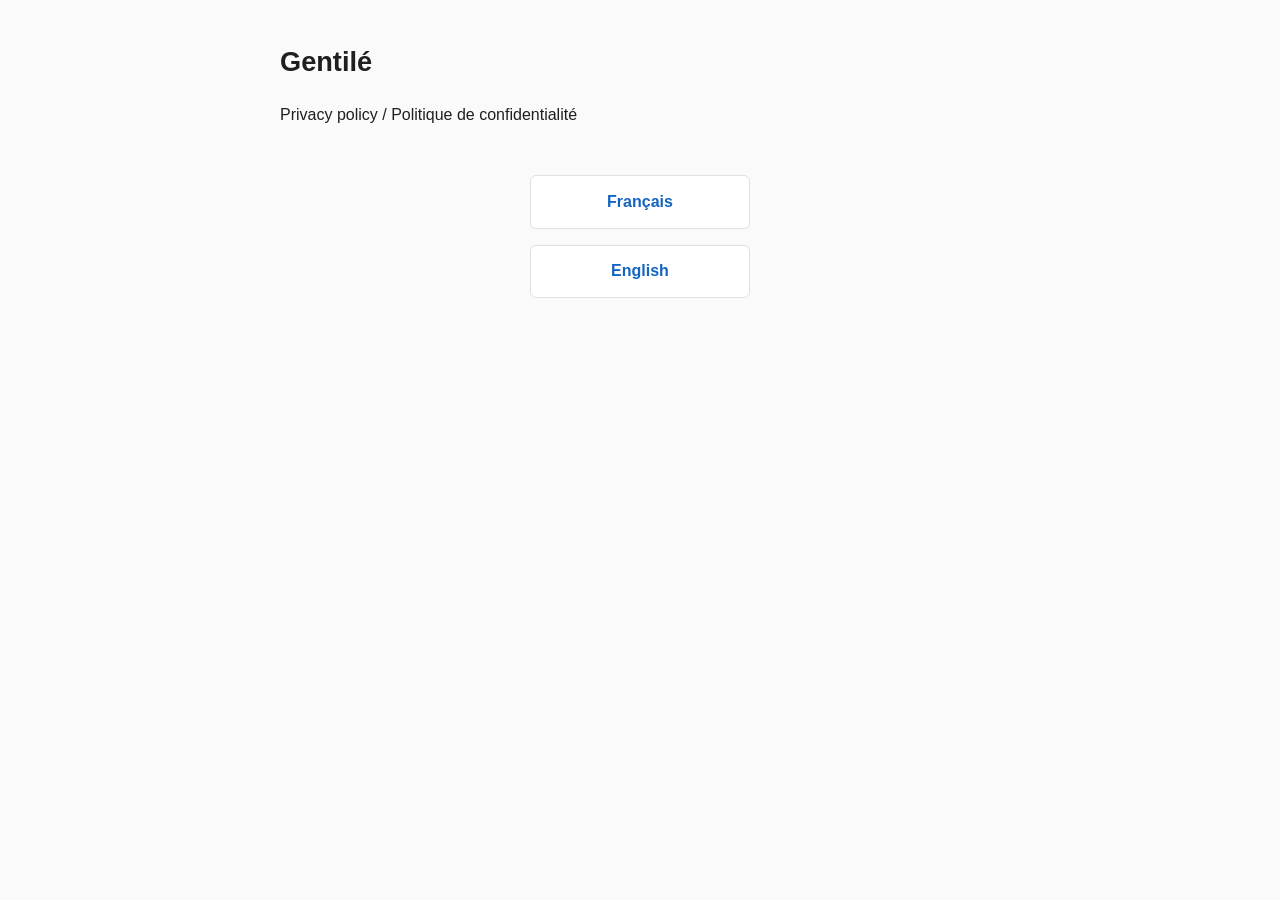
<file: index.html>
<!DOCTYPE html>
<html lang="fr">
<head>
<meta charset="utf-8">
<meta name="viewport" content="width=device-width, initial-scale=1">
<title>Gentilé — Privacy policy</title>
<link rel="stylesheet" href="style.css">
</head>
<body>
<main>
<h1>Gentilé</h1>
<p>Privacy policy / Politique de confidentialité</p>
<div class="lang-picker">
<a href="PRIVACY.html" hreflang="fr"><strong>Français</strong></a>
<a href="PRIVACY.en.html" hreflang="en"><strong>English</strong></a>
</div>
</main>
</body>
</html>
</file>
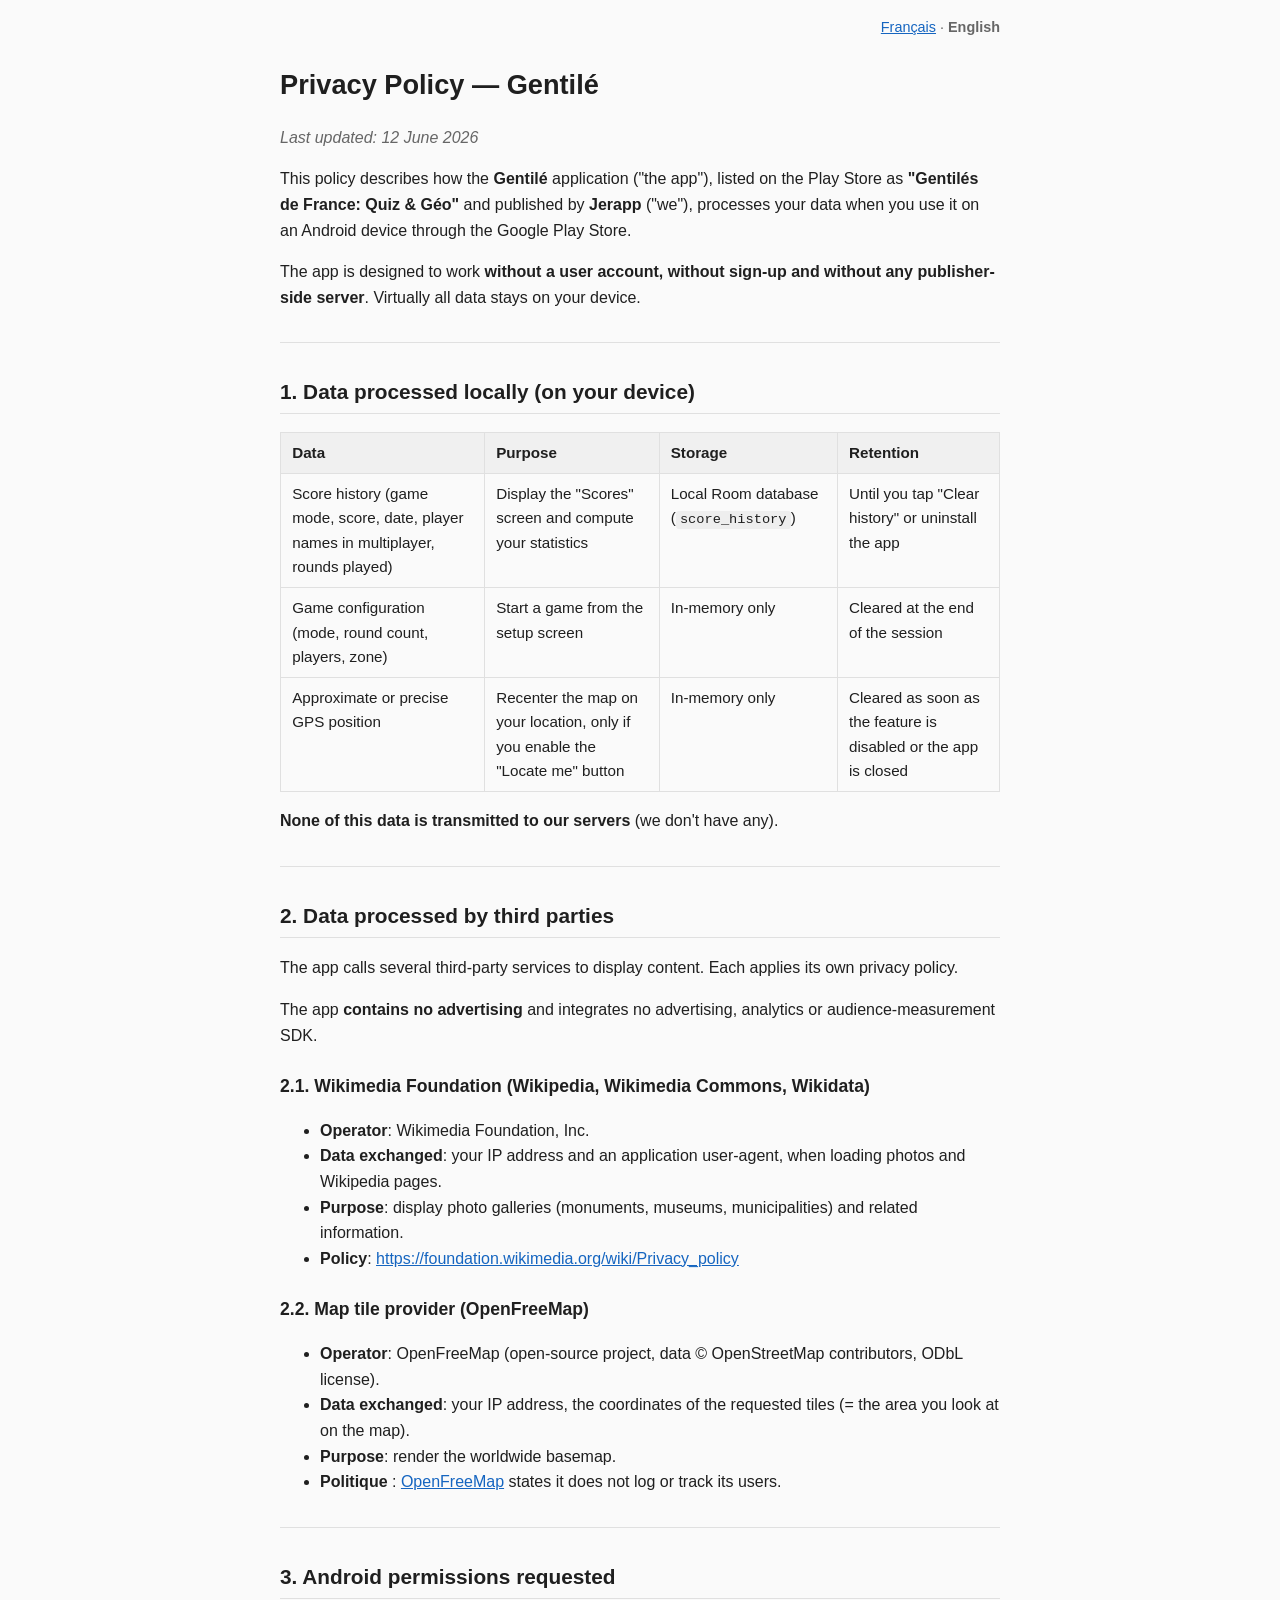
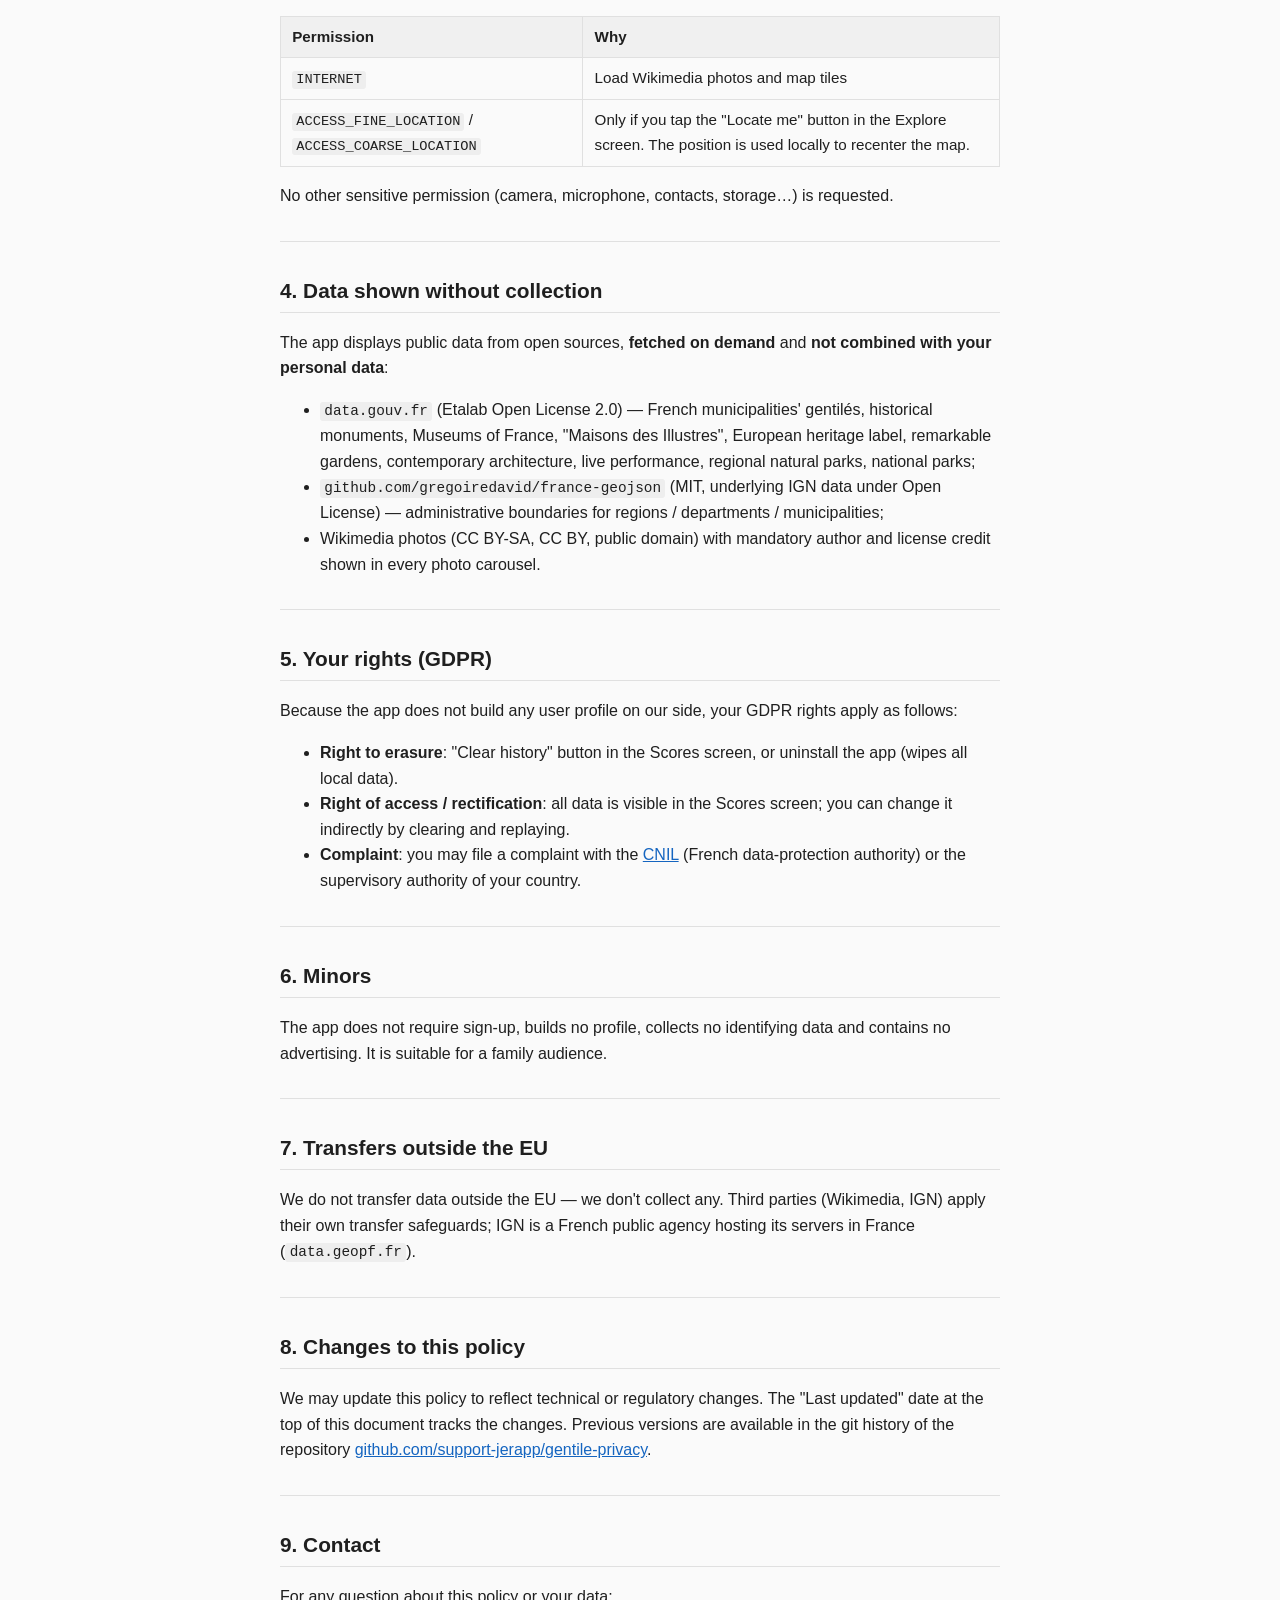
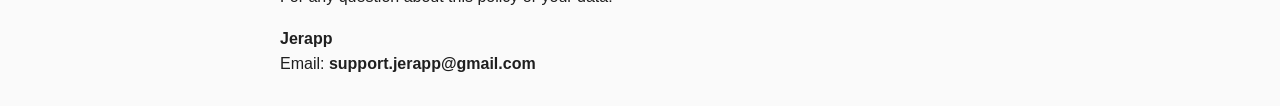
<file: PRIVACY.en.html>
<!DOCTYPE html>
<html lang="en">
<head>
<meta charset="utf-8">
<meta name="viewport" content="width=device-width, initial-scale=1">
<title>Privacy Policy — Gentilé</title>
<link rel="stylesheet" href="style.css">
</head>
<body>
<main>

<nav class="lang-switch">
<a href="PRIVACY.html">Français</a> · <strong>English</strong>
</nav>

<h1>Privacy Policy — Gentilé</h1>

<p><em>Last updated: 12 June 2026</em></p>

<p>This policy describes how the <strong>Gentilé</strong> application ("the app"), listed on the Play Store as <strong>"Gentilés de France: Quiz & Géo"</strong> and published by <strong>Jerapp</strong> ("we"), processes your data when you use it on an Android device through the Google Play Store.</p>

<p>The app is designed to work <strong>without a user account, without sign-up and without any publisher-side server</strong>. Virtually all data stays on your device.</p>

<hr>

<h2>1. Data processed locally (on your device)</h2>

<table>
<thead>
<tr><th>Data</th><th>Purpose</th><th>Storage</th><th>Retention</th></tr>
</thead>
<tbody>
<tr><td>Score history (game mode, score, date, player names in multiplayer, rounds played)</td><td>Display the "Scores" screen and compute your statistics</td><td>Local Room database (<code>score_history</code>)</td><td>Until you tap "Clear history" or uninstall the app</td></tr>
<tr><td>Game configuration (mode, round count, players, zone)</td><td>Start a game from the setup screen</td><td>In-memory only</td><td>Cleared at the end of the session</td></tr>
<tr><td>Approximate or precise GPS position</td><td>Recenter the map on your location, only if you enable the "Locate me" button</td><td>In-memory only</td><td>Cleared as soon as the feature is disabled or the app is closed</td></tr>
</tbody>
</table>

<p><strong>None of this data is transmitted to our servers</strong> (we don't have any).</p>

<hr>

<h2>2. Data processed by third parties</h2>

<p>The app calls several third-party services to display content. Each applies its own privacy policy.</p>

<p>The app <strong>contains no advertising</strong> and integrates no advertising, analytics or audience-measurement SDK.</p>

<h3>2.1. Wikimedia Foundation (Wikipedia, Wikimedia Commons, Wikidata)</h3>
<ul>
<li><strong>Operator</strong>: Wikimedia Foundation, Inc.</li>
<li><strong>Data exchanged</strong>: your IP address and an application user-agent, when loading photos and Wikipedia pages.</li>
<li><strong>Purpose</strong>: display photo galleries (monuments, museums, municipalities) and related information.</li>
<li><strong>Policy</strong>: <a href="https://foundation.wikimedia.org/wiki/Privacy_policy">https://foundation.wikimedia.org/wiki/Privacy_policy</a></li>
</ul>

<h3>2.2. Map tile provider (OpenFreeMap)</h3>
<ul>
<li><strong>Operator</strong>: OpenFreeMap (open-source project, data © OpenStreetMap contributors, ODbL license).</li>
<li><strong>Data exchanged</strong>: your IP address, the coordinates of the requested tiles (= the area you look at on the map).</li>
<li><strong>Purpose</strong>: render the worldwide basemap.</li>
<li><strong>Politique</strong> : <a href="https://openfreemap.org/">OpenFreeMap</a> states it does not log or track its users.</li>
</ul>

<hr>

<h2>3. Android permissions requested</h2>

<table>
<thead>
<tr><th>Permission</th><th>Why</th></tr>
</thead>
<tbody>
<tr><td><code>INTERNET</code></td><td>Load Wikimedia photos and map tiles</td></tr>
<tr><td><code>ACCESS_FINE_LOCATION</code> / <code>ACCESS_COARSE_LOCATION</code></td><td>Only if you tap the "Locate me" button in the Explore screen. The position is used locally to recenter the map.</td></tr>
</tbody>
</table>

<p>No other sensitive permission (camera, microphone, contacts, storage…) is requested.</p>

<hr>

<h2>4. Data shown without collection</h2>

<p>The app displays public data from open sources, <strong>fetched on demand</strong> and <strong>not combined with your personal data</strong>:</p>
<ul>
<li><code>data.gouv.fr</code> (Etalab Open License 2.0) — French municipalities' gentilés, historical monuments, Museums of France, "Maisons des Illustres", European heritage label, remarkable gardens, contemporary architecture, live performance, regional natural parks, national parks;</li>
<li><code>github.com/gregoiredavid/france-geojson</code> (MIT, underlying IGN data under Open License) — administrative boundaries for regions / departments / municipalities;</li>
<li>Wikimedia photos (CC BY-SA, CC BY, public domain) with mandatory author and license credit shown in every photo carousel.</li>
</ul>

<hr>

<h2>5. Your rights (GDPR)</h2>

<p>Because the app does not build any user profile on our side, your GDPR rights apply as follows:</p>
<ul>
<li><strong>Right to erasure</strong>: "Clear history" button in the Scores screen, or uninstall the app (wipes all local data).</li>
<li><strong>Right of access / rectification</strong>: all data is visible in the Scores screen; you can change it indirectly by clearing and replaying.</li>
<li><strong>Complaint</strong>: you may file a complaint with the <a href="https://www.cnil.fr/en/home">CNIL</a> (French data-protection authority) or the supervisory authority of your country.</li>
</ul>

<hr>

<h2>6. Minors</h2>

<p>The app does not require sign-up, builds no profile, collects no identifying data and contains no advertising. It is suitable for a family audience.</p>

<hr>

<h2>7. Transfers outside the EU</h2>

<p>We do not transfer data outside the EU — we don't collect any. Third parties (Wikimedia, IGN) apply their own transfer safeguards; IGN is a French public agency hosting its servers in France (<code>data.geopf.fr</code>).</p>

<hr>

<h2>8. Changes to this policy</h2>

<p>We may update this policy to reflect technical or regulatory changes. The "Last updated" date at the top of this document tracks the changes. Previous versions are available in the git history of the repository <a href="https://github.com/support-jerapp/gentile-privacy">github.com/support-jerapp/gentile-privacy</a>.</p>

<hr>

<h2>9. Contact</h2>

<p>For any question about this policy or your data:</p>

<p>
<strong>Jerapp</strong><br>
Email: <strong>support.jerapp@gmail.com</strong>
</p>

</main>
</body>
</html>
</file>
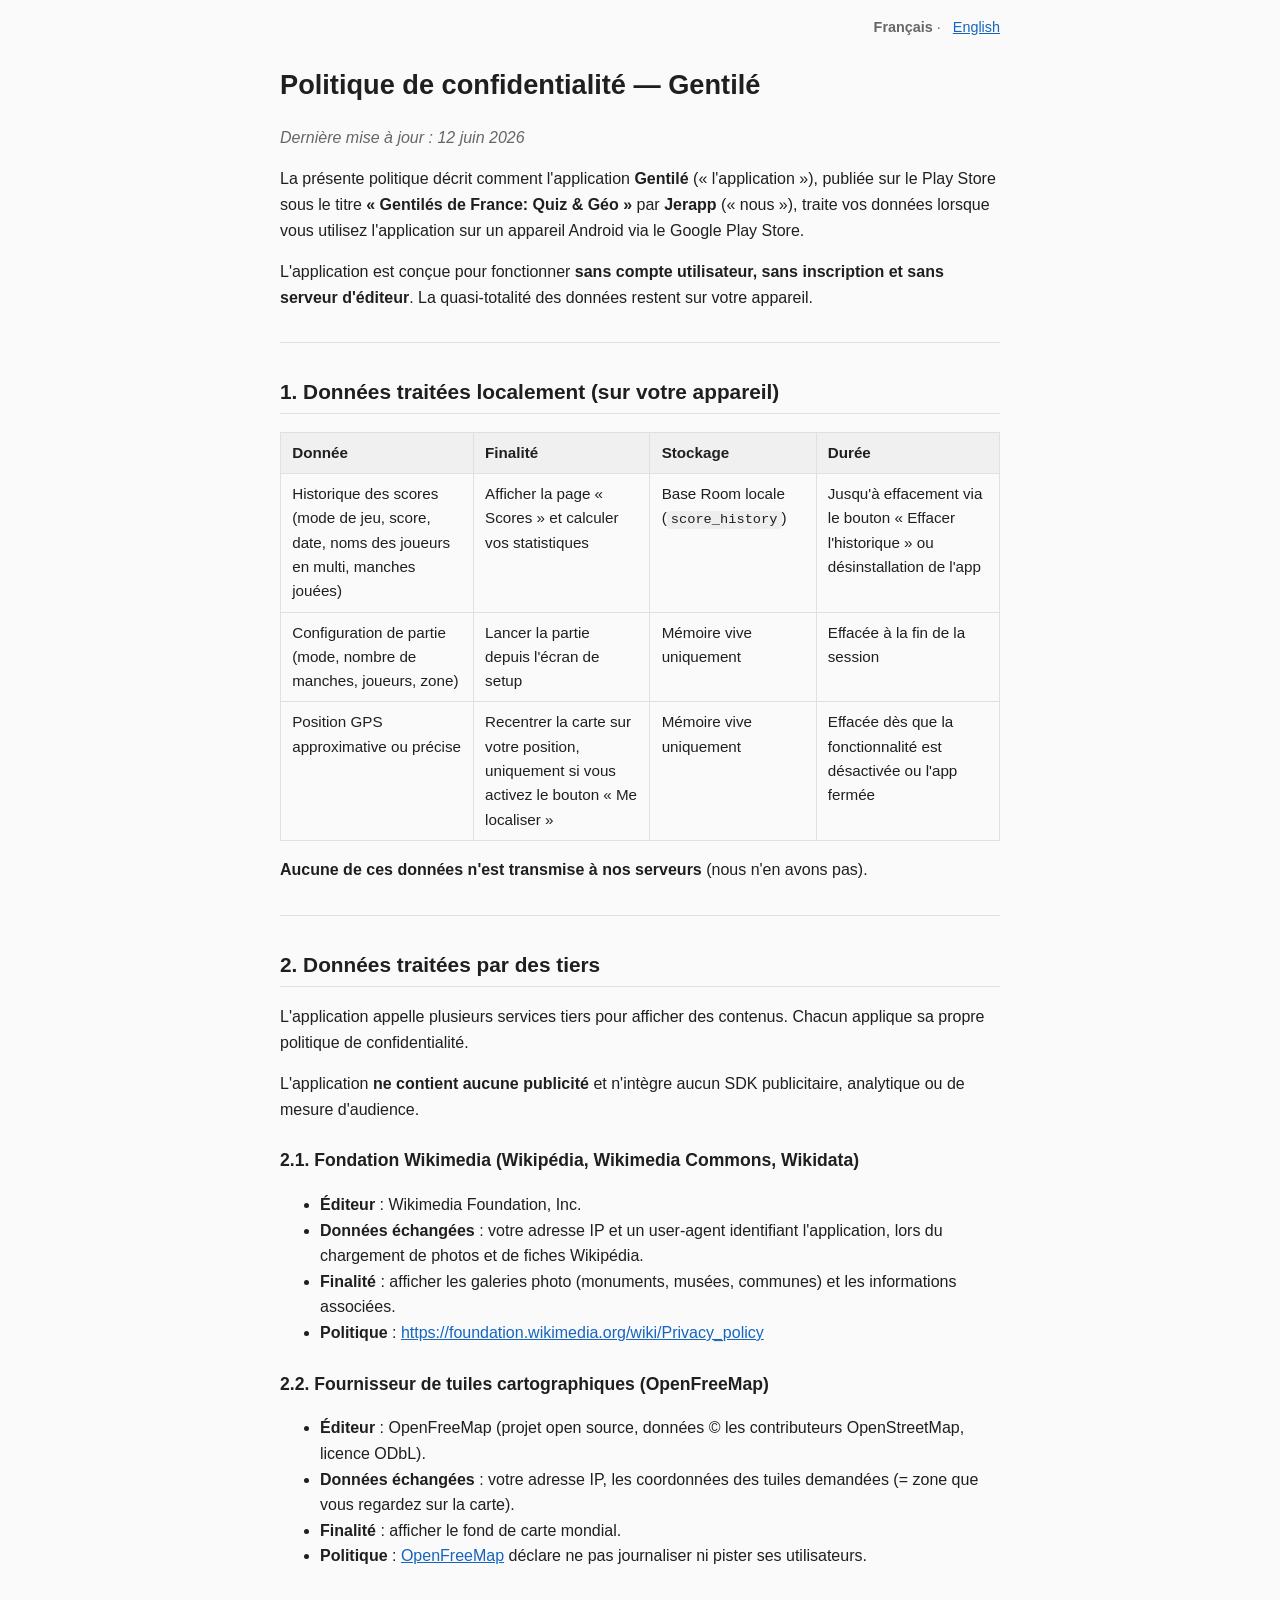
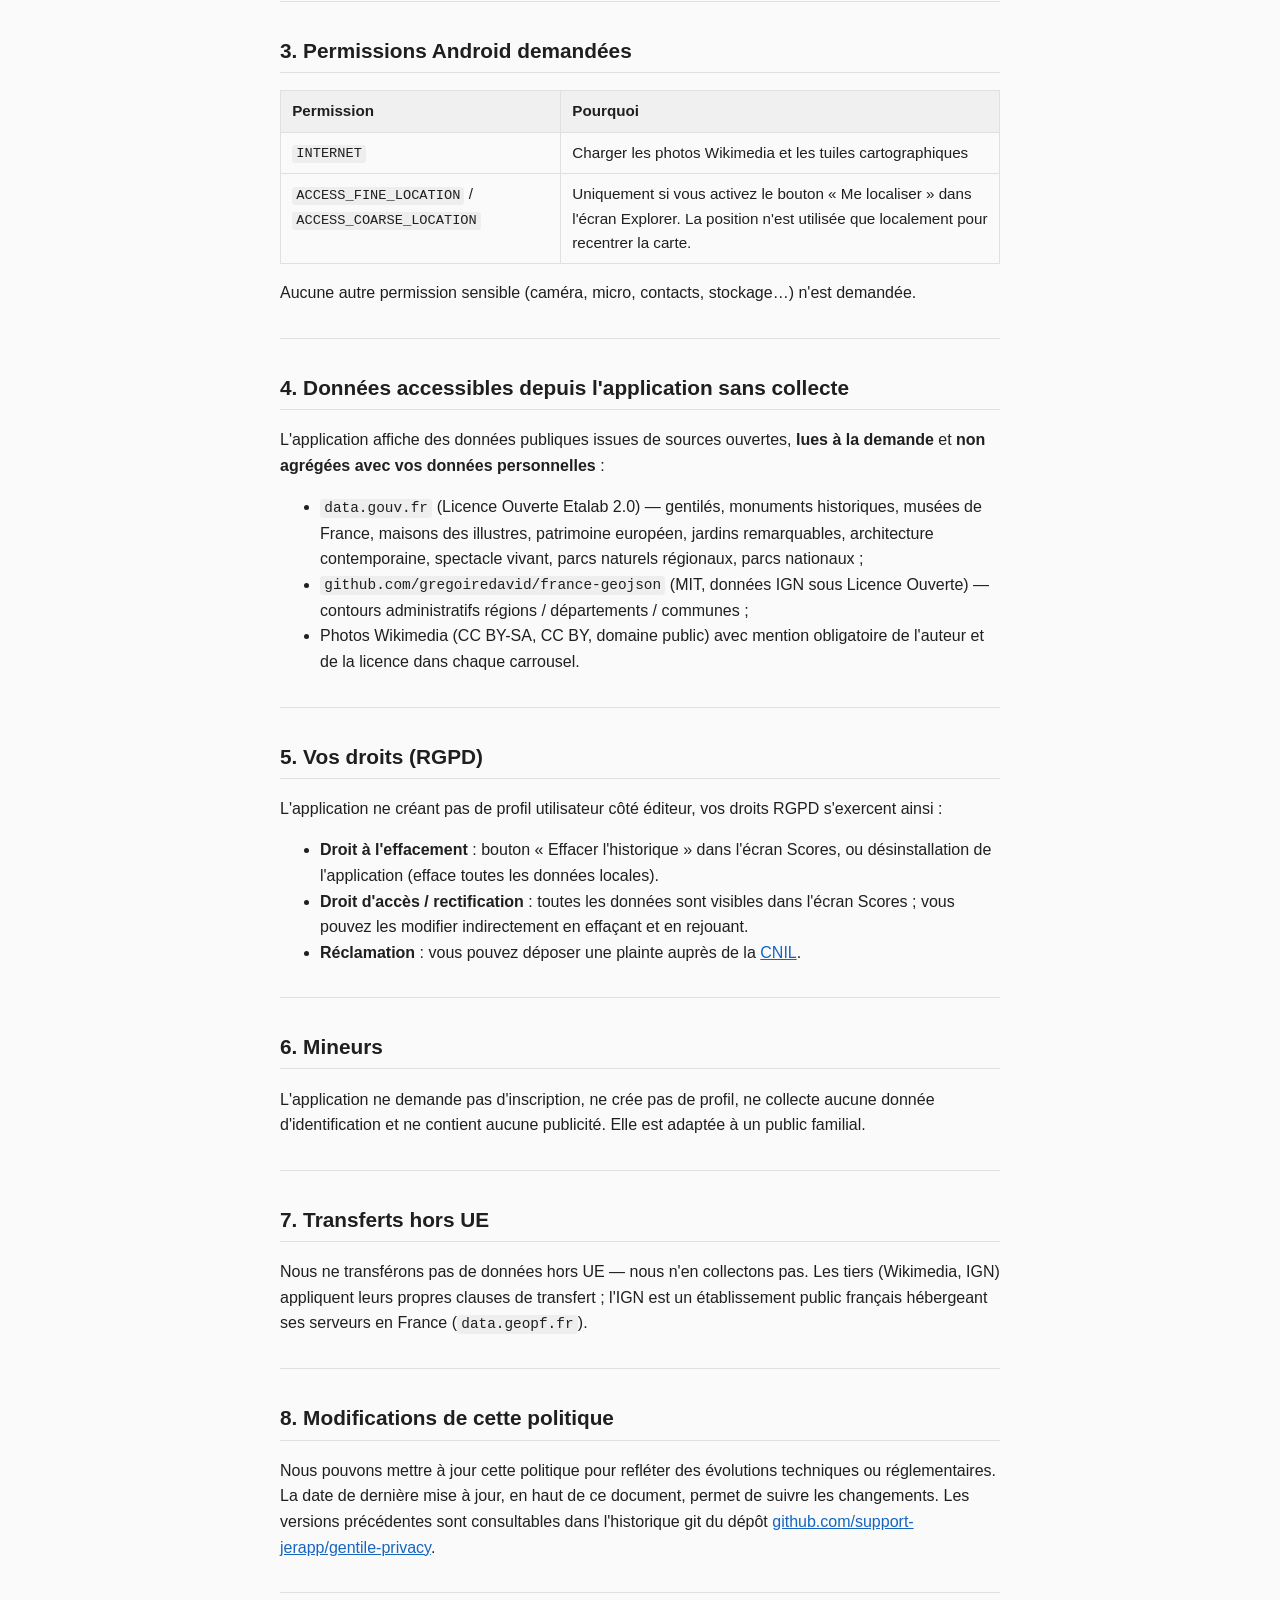
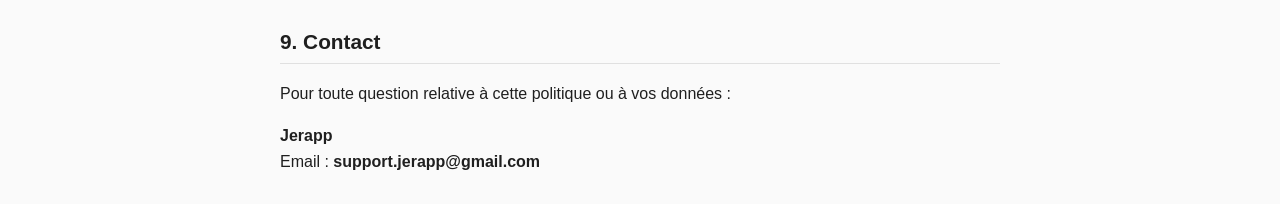
<file: PRIVACY.html>
<!DOCTYPE html>
<html lang="fr">
<head>
<meta charset="utf-8">
<meta name="viewport" content="width=device-width, initial-scale=1">
<title>Politique de confidentialité — Gentilé</title>
<link rel="stylesheet" href="style.css">
</head>
<body>
<main>

<nav class="lang-switch">
<strong>Français</strong> · <a href="PRIVACY.en.html">English</a>
</nav>

<h1>Politique de confidentialité — Gentilé</h1>

<p><em>Dernière mise à jour : 12 juin 2026</em></p>

<p>La présente politique décrit comment l'application <strong>Gentilé</strong> (« l'application »), publiée sur le Play Store sous le titre <strong>« Gentilés de France: Quiz & Géo »</strong> par <strong>Jerapp</strong> (« nous »), traite vos données lorsque vous utilisez l'application sur un appareil Android via le Google Play Store.</p>

<p>L'application est conçue pour fonctionner <strong>sans compte utilisateur, sans inscription et sans serveur d'éditeur</strong>. La quasi-totalité des données restent sur votre appareil.</p>

<hr>

<h2>1. Données traitées localement (sur votre appareil)</h2>

<table>
<thead>
<tr><th>Donnée</th><th>Finalité</th><th>Stockage</th><th>Durée</th></tr>
</thead>
<tbody>
<tr><td>Historique des scores (mode de jeu, score, date, noms des joueurs en multi, manches jouées)</td><td>Afficher la page « Scores » et calculer vos statistiques</td><td>Base Room locale (<code>score_history</code>)</td><td>Jusqu'à effacement via le bouton « Effacer l'historique » ou désinstallation de l'app</td></tr>
<tr><td>Configuration de partie (mode, nombre de manches, joueurs, zone)</td><td>Lancer la partie depuis l'écran de setup</td><td>Mémoire vive uniquement</td><td>Effacée à la fin de la session</td></tr>
<tr><td>Position GPS approximative ou précise</td><td>Recentrer la carte sur votre position, uniquement si vous activez le bouton « Me localiser »</td><td>Mémoire vive uniquement</td><td>Effacée dès que la fonctionnalité est désactivée ou l'app fermée</td></tr>
</tbody>
</table>

<p><strong>Aucune de ces données n'est transmise à nos serveurs</strong> (nous n'en avons pas).</p>

<hr>

<h2>2. Données traitées par des tiers</h2>

<p>L'application appelle plusieurs services tiers pour afficher des contenus. Chacun applique sa propre politique de confidentialité.</p>

<p>L'application <strong>ne contient aucune publicité</strong> et n'intègre aucun SDK publicitaire, analytique ou de mesure d'audience.</p>

<h3>2.1. Fondation Wikimedia (Wikipédia, Wikimedia Commons, Wikidata)</h3>
<ul>
<li><strong>Éditeur</strong> : Wikimedia Foundation, Inc.</li>
<li><strong>Données échangées</strong> : votre adresse IP et un user-agent identifiant l'application, lors du chargement de photos et de fiches Wikipédia.</li>
<li><strong>Finalité</strong> : afficher les galeries photo (monuments, musées, communes) et les informations associées.</li>
<li><strong>Politique</strong> : <a href="https://foundation.wikimedia.org/wiki/Privacy_policy">https://foundation.wikimedia.org/wiki/Privacy_policy</a></li>
</ul>

<h3>2.2. Fournisseur de tuiles cartographiques (OpenFreeMap)</h3>
<ul>
<li><strong>Éditeur</strong> : OpenFreeMap (projet open source, données © les contributeurs OpenStreetMap, licence ODbL).</li>
<li><strong>Données échangées</strong> : votre adresse IP, les coordonnées des tuiles demandées (= zone que vous regardez sur la carte).</li>
<li><strong>Finalité</strong> : afficher le fond de carte mondial.</li>
<li><strong>Politique</strong> : <a href="https://openfreemap.org/">OpenFreeMap</a> déclare ne pas journaliser ni pister ses utilisateurs.</li>
</ul>

<hr>

<h2>3. Permissions Android demandées</h2>

<table>
<thead>
<tr><th>Permission</th><th>Pourquoi</th></tr>
</thead>
<tbody>
<tr><td><code>INTERNET</code></td><td>Charger les photos Wikimedia et les tuiles cartographiques</td></tr>
<tr><td><code>ACCESS_FINE_LOCATION</code> / <code>ACCESS_COARSE_LOCATION</code></td><td>Uniquement si vous activez le bouton « Me localiser » dans l'écran Explorer. La position n'est utilisée que localement pour recentrer la carte.</td></tr>
</tbody>
</table>

<p>Aucune autre permission sensible (caméra, micro, contacts, stockage…) n'est demandée.</p>

<hr>

<h2>4. Données accessibles depuis l'application sans collecte</h2>

<p>L'application affiche des données publiques issues de sources ouvertes, <strong>lues à la demande</strong> et <strong>non agrégées avec vos données personnelles</strong> :</p>
<ul>
<li><code>data.gouv.fr</code> (Licence Ouverte Etalab 2.0) — gentilés, monuments historiques, musées de France, maisons des illustres, patrimoine européen, jardins remarquables, architecture contemporaine, spectacle vivant, parcs naturels régionaux, parcs nationaux ;</li>
<li><code>github.com/gregoiredavid/france-geojson</code> (MIT, données IGN sous Licence Ouverte) — contours administratifs régions / départements / communes ;</li>
<li>Photos Wikimedia (CC BY-SA, CC BY, domaine public) avec mention obligatoire de l'auteur et de la licence dans chaque carrousel.</li>
</ul>

<hr>

<h2>5. Vos droits (RGPD)</h2>

<p>L'application ne créant pas de profil utilisateur côté éditeur, vos droits RGPD s'exercent ainsi :</p>
<ul>
<li><strong>Droit à l'effacement</strong> : bouton « Effacer l'historique » dans l'écran Scores, ou désinstallation de l'application (efface toutes les données locales).</li>
<li><strong>Droit d'accès / rectification</strong> : toutes les données sont visibles dans l'écran Scores ; vous pouvez les modifier indirectement en effaçant et en rejouant.</li>
<li><strong>Réclamation</strong> : vous pouvez déposer une plainte auprès de la <a href="https://www.cnil.fr/fr/plaintes">CNIL</a>.</li>
</ul>

<hr>

<h2>6. Mineurs</h2>

<p>L'application ne demande pas d'inscription, ne crée pas de profil, ne collecte aucune donnée d'identification et ne contient aucune publicité. Elle est adaptée à un public familial.</p>

<hr>

<h2>7. Transferts hors UE</h2>

<p>Nous ne transférons pas de données hors UE — nous n'en collectons pas. Les tiers (Wikimedia, IGN) appliquent leurs propres clauses de transfert ; l'IGN est un établissement public français hébergeant ses serveurs en France (<code>data.geopf.fr</code>).</p>

<hr>

<h2>8. Modifications de cette politique</h2>

<p>Nous pouvons mettre à jour cette politique pour refléter des évolutions techniques ou réglementaires. La date de dernière mise à jour, en haut de ce document, permet de suivre les changements. Les versions précédentes sont consultables dans l'historique git du dépôt <a href="https://github.com/support-jerapp/gentile-privacy">github.com/support-jerapp/gentile-privacy</a>.</p>

<hr>

<h2>9. Contact</h2>

<p>Pour toute question relative à cette politique ou à vos données :</p>

<p>
<strong>Jerapp</strong><br>
Email : <strong>support.jerapp@gmail.com</strong>
</p>

</main>
</body>
</html>
</file>
<file: style.css>
:root {
  --bg: #fafafa;
  --text: #1f1f1f;
  --muted: #666;
  --border: #e0e0e0;
  --link: #1565c0;
  --todo-bg: #fff3a0;
  --todo-text: #6b5d00;
  --code-bg: #eee;
  --th-bg: #f0f0f0;
  --banner-bg: #fff8d4;
  --banner-border: #d4a017;
}

* { box-sizing: border-box; }

body {
  font-family: -apple-system, BlinkMacSystemFont, "Segoe UI", Roboto, Helvetica, Arial, sans-serif;
  background: var(--bg);
  color: var(--text);
  line-height: 1.6;
  margin: 0;
  padding: 1rem;
}

main {
  max-width: 720px;
  margin: 0 auto;
}

h1 { font-size: 1.7rem; margin-top: 1.5rem; }
h2 { font-size: 1.3rem; margin-top: 2rem; border-bottom: 1px solid var(--border); padding-bottom: .3rem; }
h3 { font-size: 1.1rem; margin-top: 1.5rem; }

hr {
  border: 0;
  border-top: 1px solid var(--border);
  margin: 2rem 0;
}

a { color: var(--link); }
a:hover { text-decoration: none; }

code {
  background: var(--code-bg);
  padding: .1em .3em;
  border-radius: 3px;
  font-size: .9em;
  font-family: ui-monospace, "SF Mono", Menlo, Consolas, monospace;
}

table {
  border-collapse: collapse;
  width: 100%;
  margin: 1rem 0;
  font-size: .95rem;
}

th, td {
  border: 1px solid var(--border);
  padding: .5rem .7rem;
  text-align: left;
  vertical-align: top;
}

th { background: var(--th-bg); }

em { color: var(--muted); }

.todo {
  background: var(--todo-bg);
  color: var(--todo-text);
  padding: 0 .3em;
  border-radius: 3px;
  font-style: normal;
  font-weight: 600;
}

.lang-switch {
  text-align: right;
  font-size: .9rem;
  margin-bottom: 1rem;
  color: var(--muted);
}

.lang-switch a { margin-left: .5rem; }

.draft-banner {
  background: var(--banner-bg);
  border-left: 4px solid var(--banner-border);
  padding: .8rem 1rem;
  margin-bottom: 1.5rem;
  border-radius: 4px;
  font-size: .95rem;
}

.lang-picker {
  display: flex;
  flex-direction: column;
  gap: 1rem;
  margin-top: 3rem;
  align-items: center;
}

.lang-picker a {
  display: inline-block;
  padding: .8rem 2rem;
  background: white;
  border: 1px solid var(--border);
  border-radius: 6px;
  text-decoration: none;
  min-width: 220px;
  text-align: center;
}

.lang-picker a:hover { background: #f5f5f5; }
</file>
